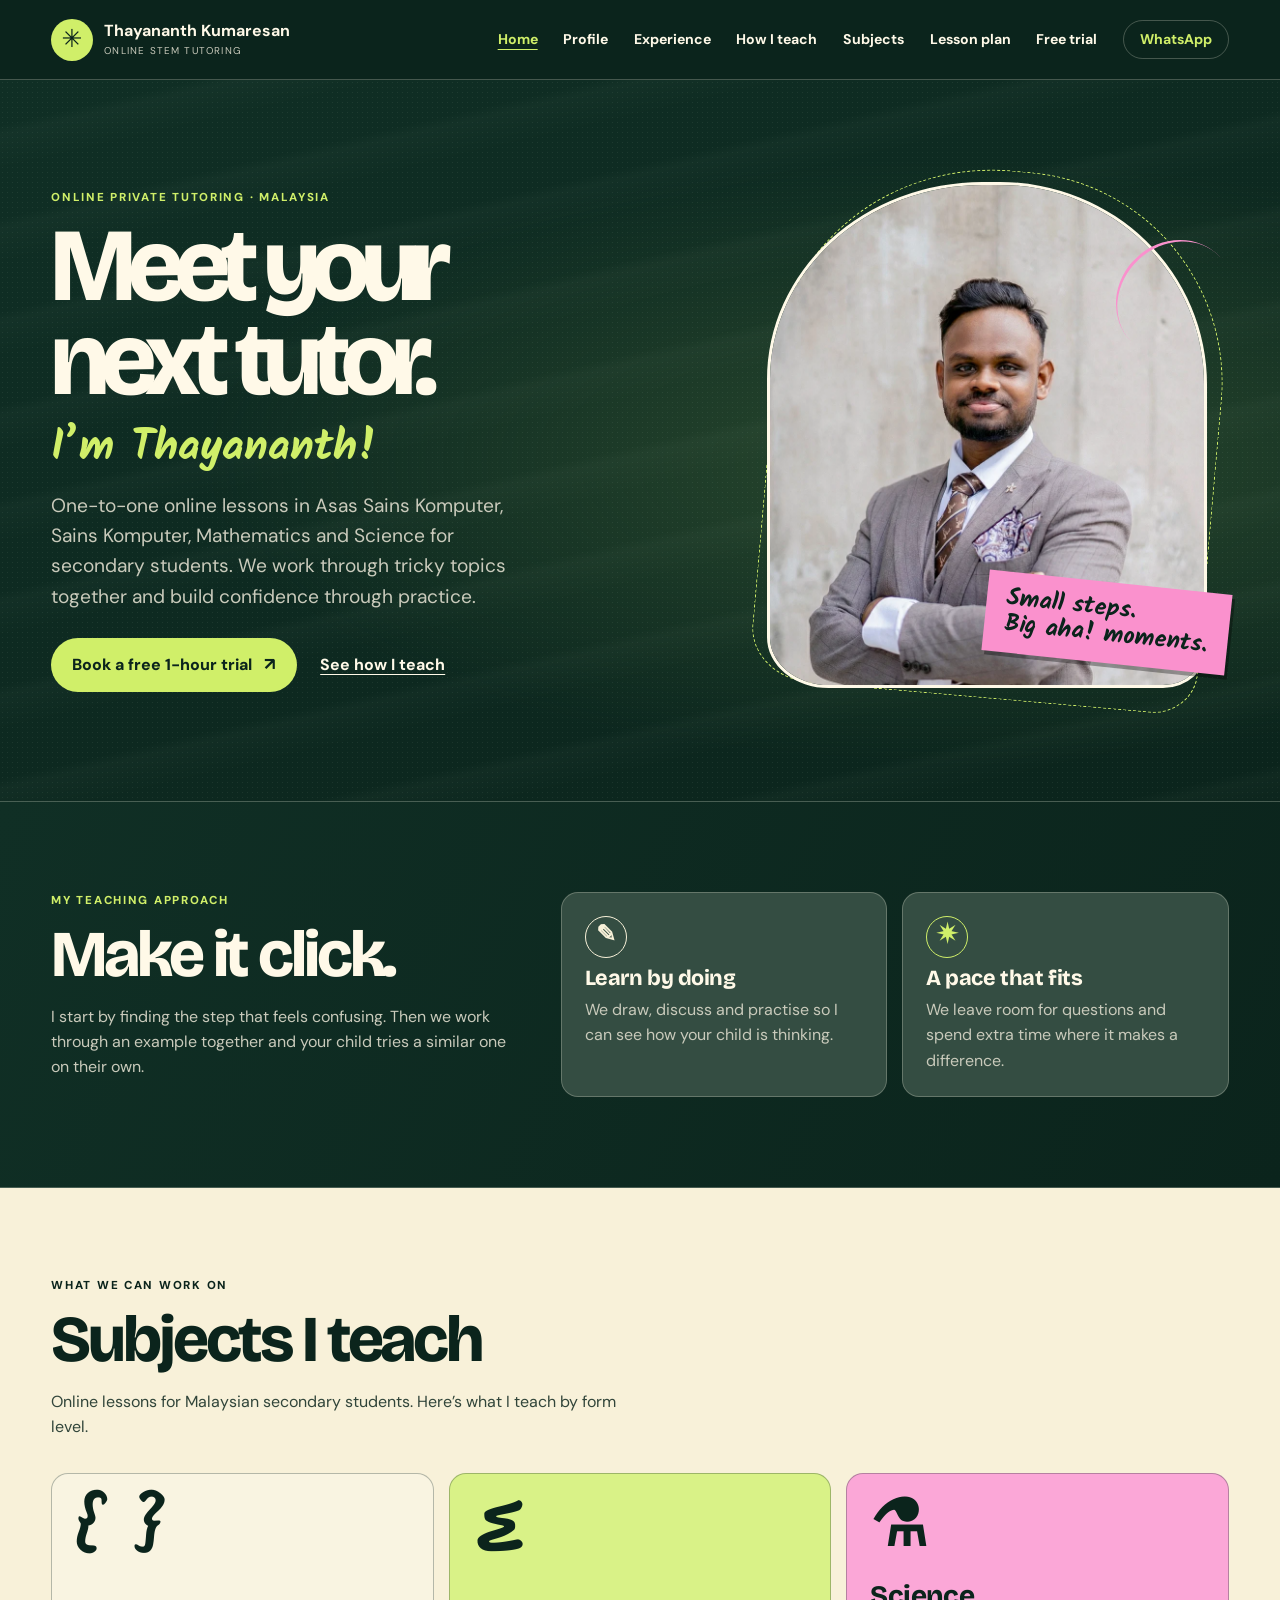
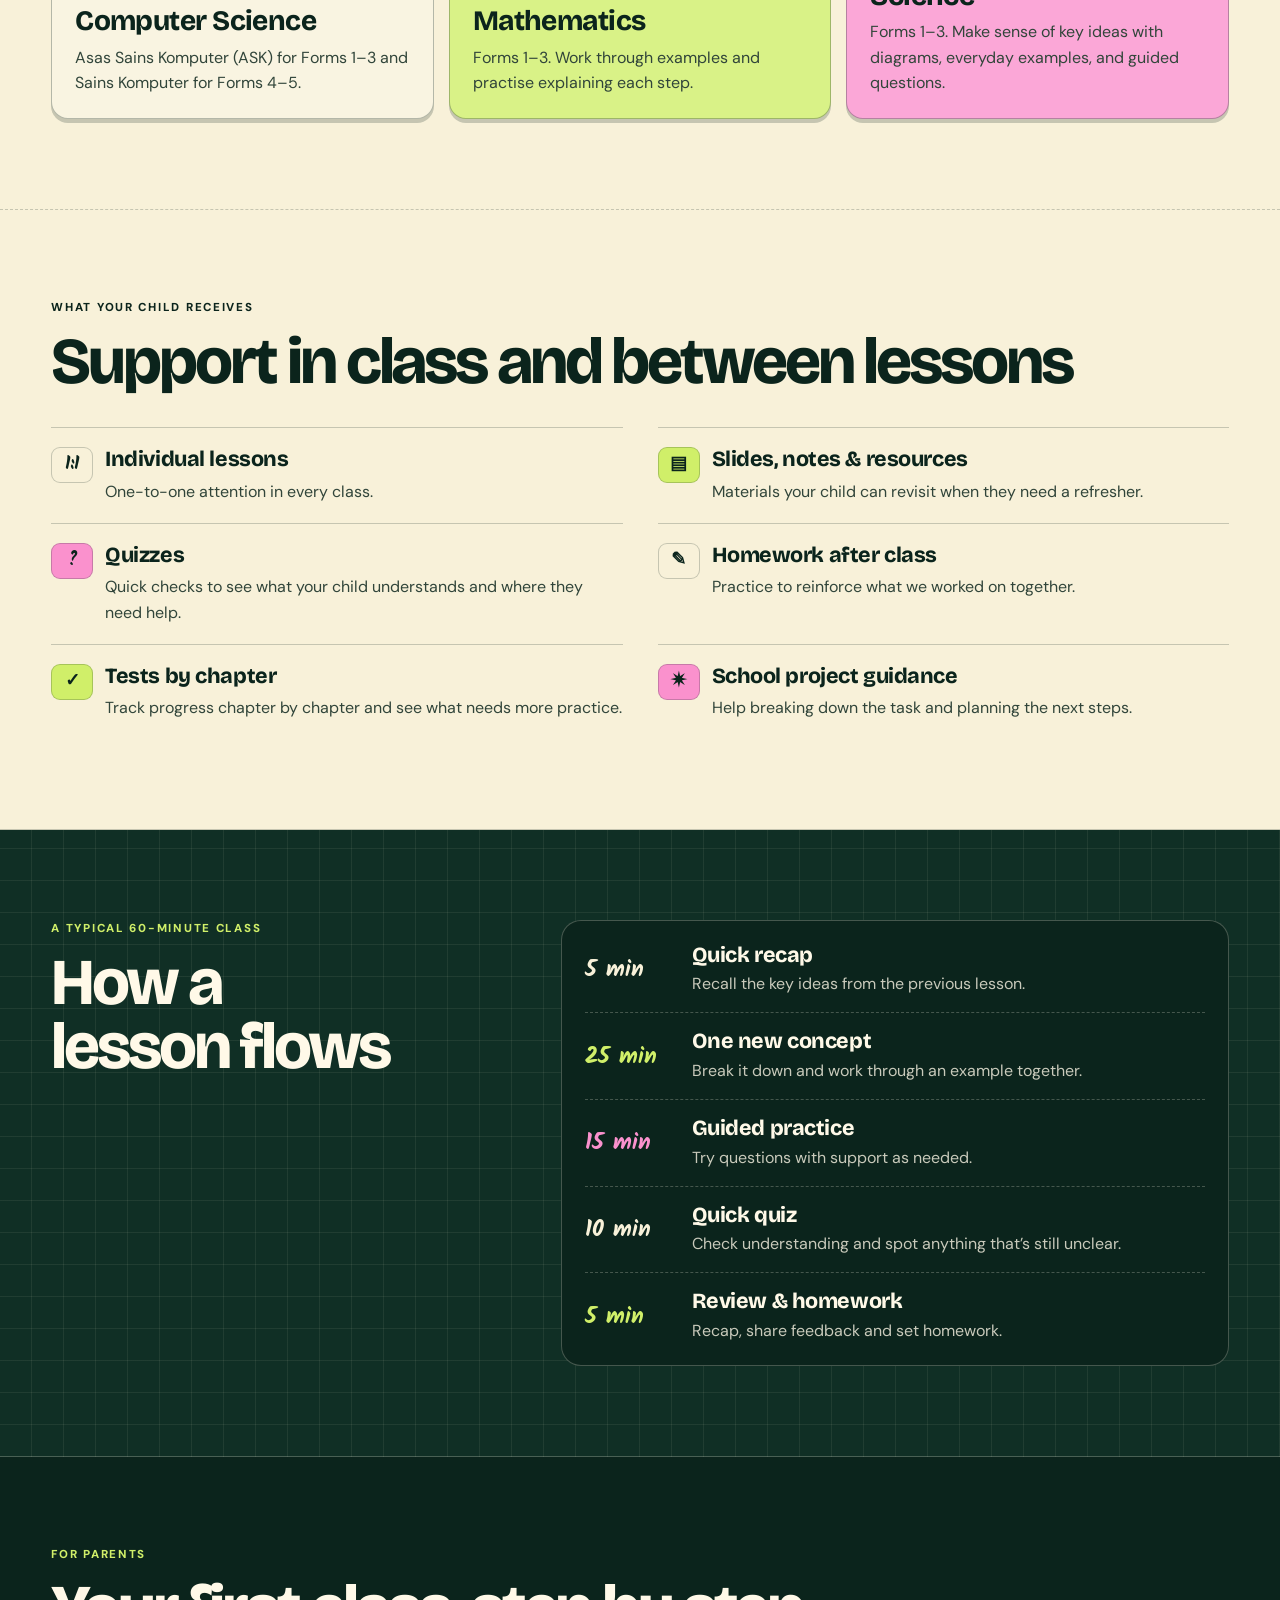
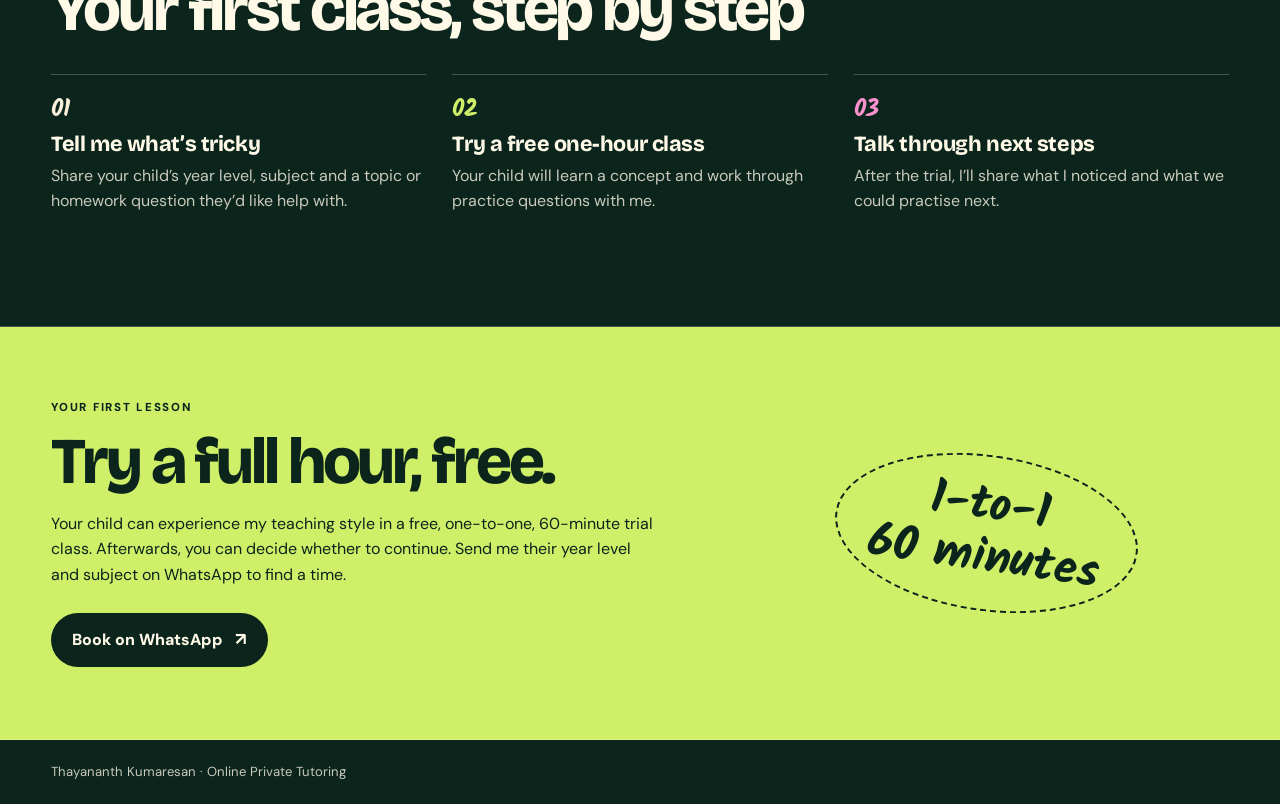
<file: index.html>
<!doctype html>
<html lang="en"><head><meta charset="utf-8"><meta name="viewport" content="width=device-width, initial-scale=1"><meta name="theme-color" content="#102f25"><title>Thayananth Kumaresan · Online STEM Tutor</title><link rel="stylesheet" href="./assets/style.css?v=4"><script defer src="./assets/render.js?v=3"></script></head><body><div id="site"></div><noscript>This portfolio requires JavaScript.</noscript></body></html>
</file>
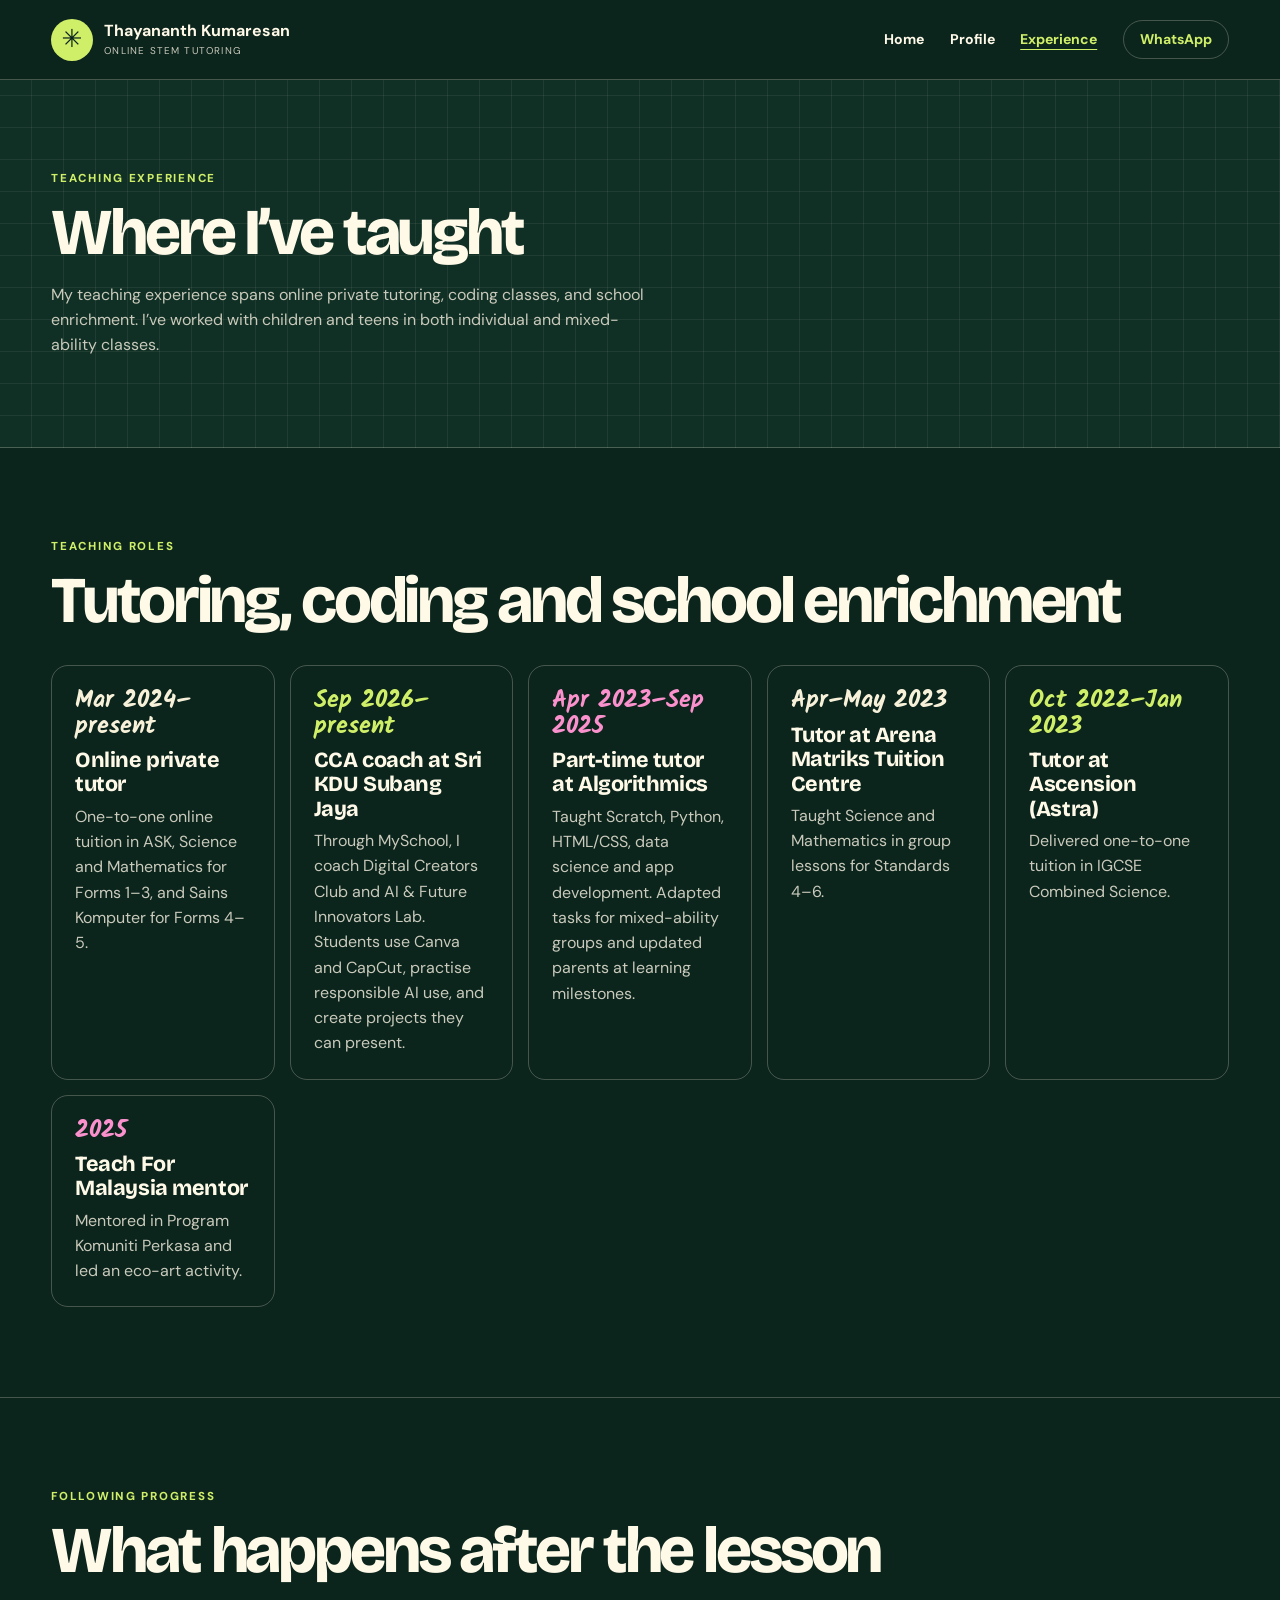
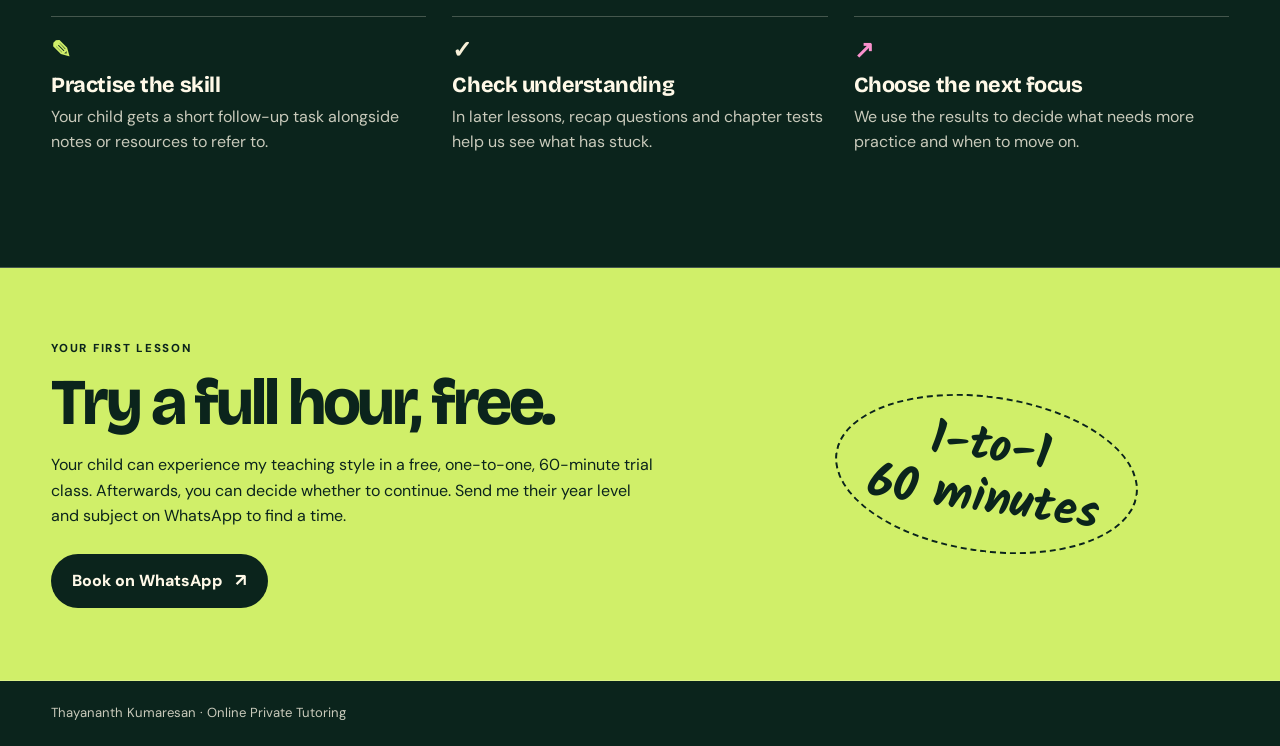
<file: experience.html>
<!doctype html>
<html lang="en"><head><meta charset="utf-8"><meta name="viewport" content="width=device-width, initial-scale=1"><meta name="theme-color" content="#102f25"><title>Teaching Experience · Thayananth Kumaresan</title><link rel="stylesheet" href="./assets/style.css?v=4"><script defer src="./assets/render.js?v=3"></script></head><body data-page="experience"><div id="site"></div><noscript>This portfolio requires JavaScript.</noscript></body></html>
</file>
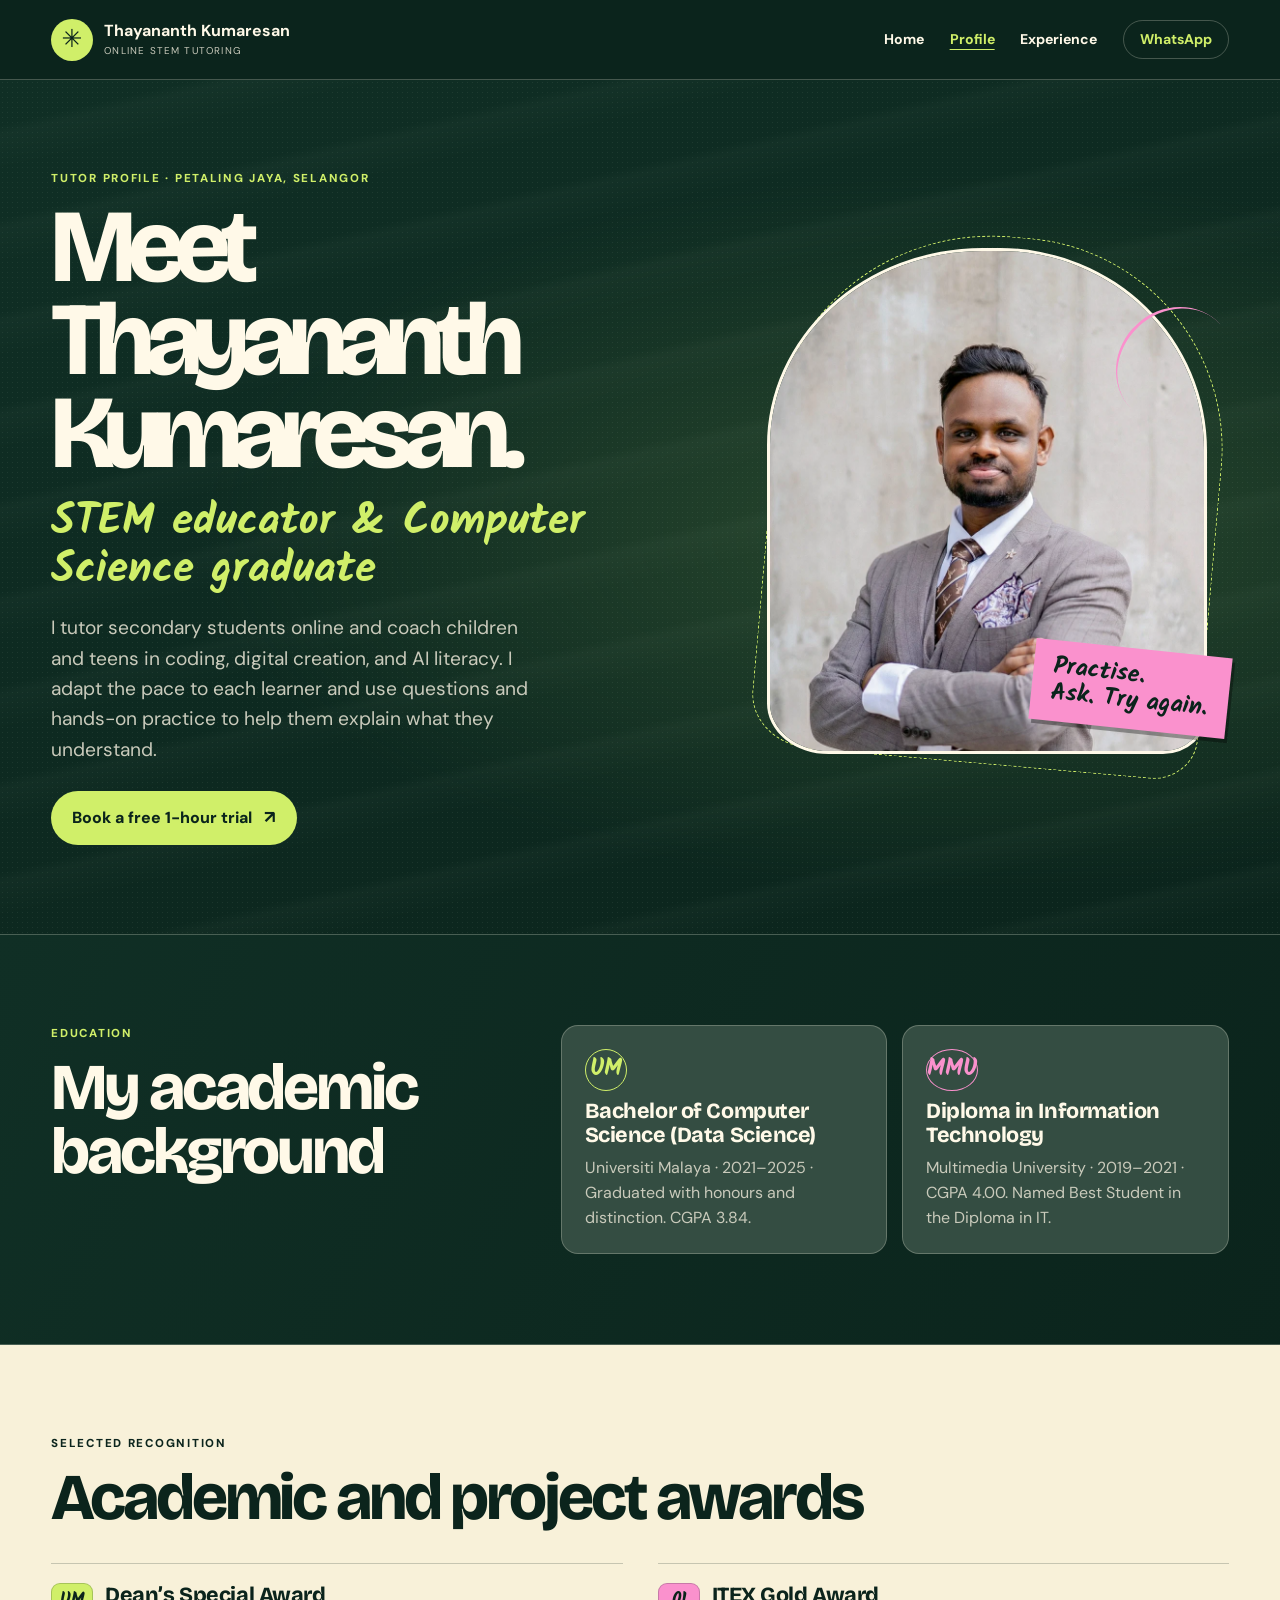
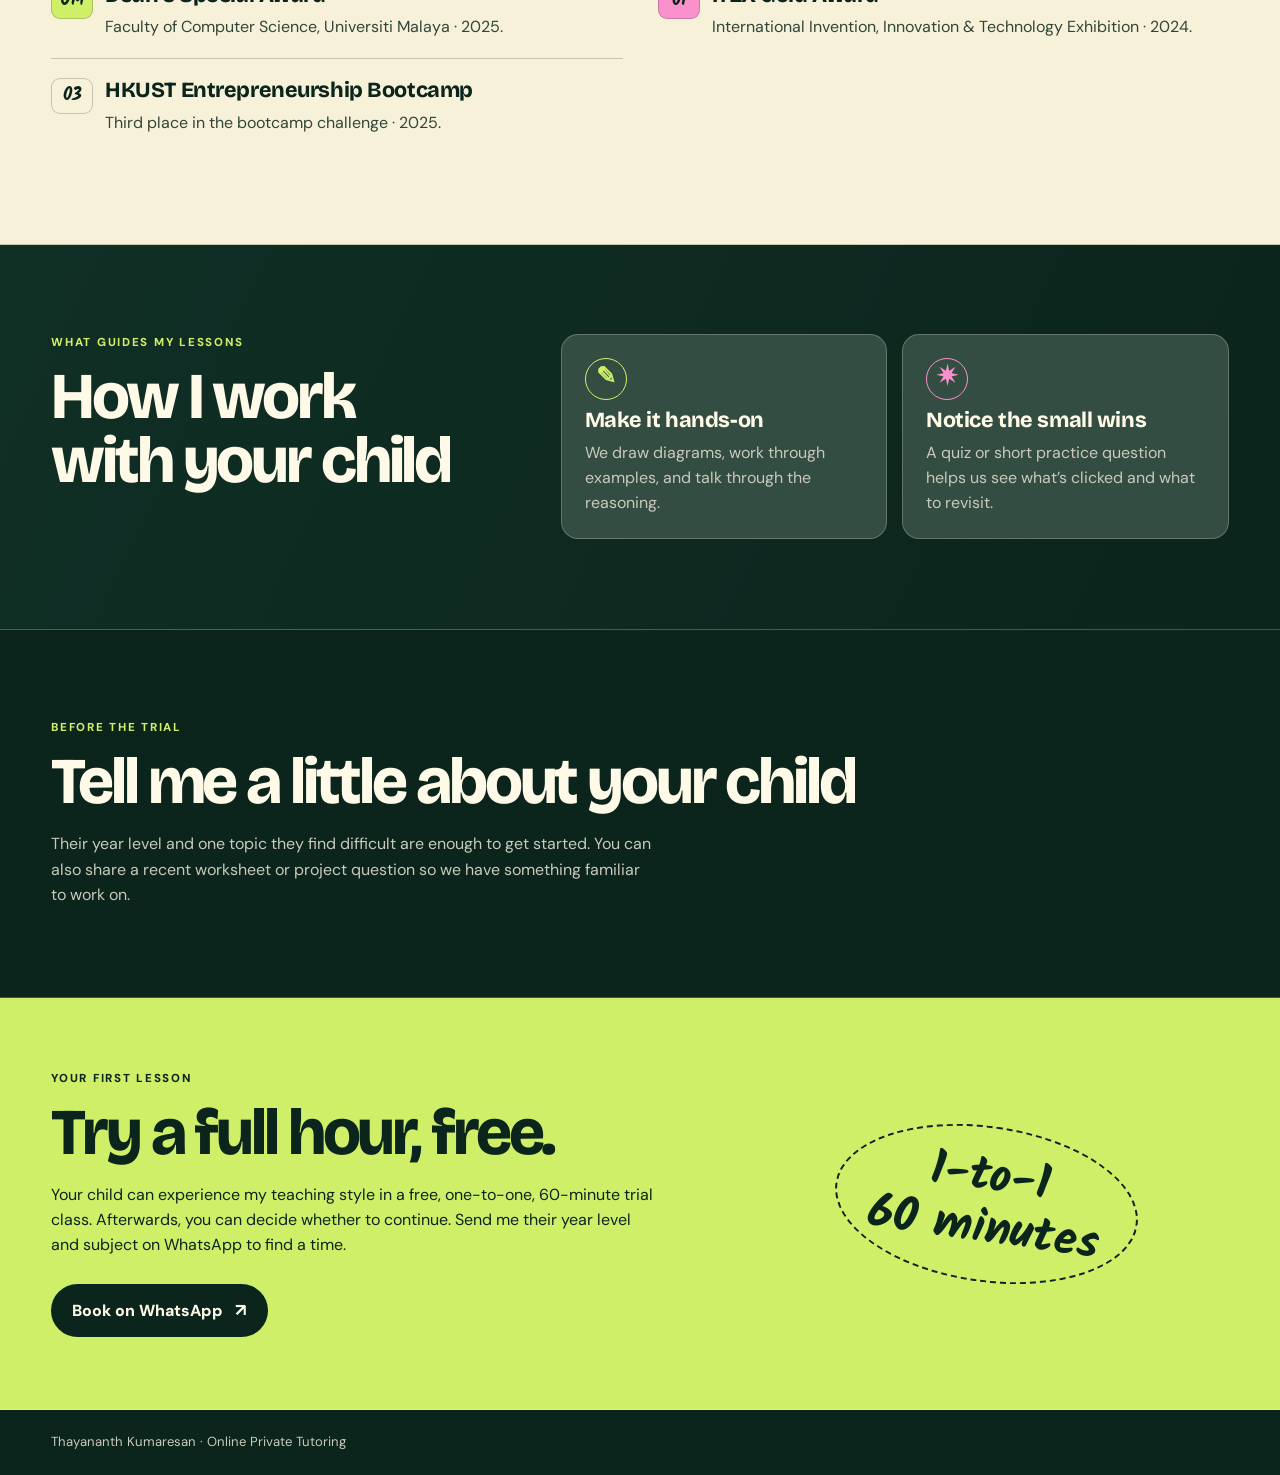
<file: profile.html>
<!doctype html>
<html lang="en"><head><meta charset="utf-8"><meta name="viewport" content="width=device-width, initial-scale=1"><meta name="theme-color" content="#102f25"><title>Tutor Profile · Thayananth Kumaresan</title><link rel="stylesheet" href="./assets/style.css?v=4"><script defer src="./assets/render.js?v=3"></script></head><body data-page="profile"><div id="site"></div><noscript>This portfolio requires JavaScript.</noscript></body></html>
</file>
<file: assets/style.css>
@import url('https://fonts.googleapis.com/css2?family=Archivo+Black&family=Bricolage+Grotesque:opsz,wght@12..96,400..800&family=DM+Sans:wght@400;500;600;700;800&family=Kalam:wght@400;700&display=swap');

:root {
  --board: #102f25;
  --deep: #0b241c;
  --ink: #fff9e8;
  --lime: #d0ef69;
  --pink: #fa91cd;
  --paper: #f8f1d9;
  --display: "Bricolage Grotesque";
  --hand: Kalam;
  --body: "DM Sans";
  --line: color-mix(in srgb, var(--ink) 24%, transparent);
  --muted: color-mix(in srgb, var(--ink) 78%, var(--deep));
  --edge: clamp(18px, 4vw, 58px);
  color-scheme: dark;
}
* { box-sizing: border-box; }
html { scroll-behavior: smooth; }
body {
  margin: 0;
  background: var(--deep);
  color: var(--ink);
  font: 1rem/1.58 var(--body), system-ui, sans-serif;
  overflow-wrap: anywhere;
}
a { color: inherit; text-decoration: none; }
a:focus-visible { outline: 2px dashed currentColor; outline-offset: 5px; }
p, h1, h2, h3, figure { margin: 0; }
#site { min-height: 100vh; }
.header, .section, .footer {
  max-width: 1290px;
  margin-inline: auto;
  padding-inline: var(--edge);
}
.header {
  display: flex;
  align-items: center;
  justify-content: space-between;
  gap: 18px 30px;
  min-height: 80px;
  border-bottom: 1px solid var(--line);
}
.brand { display: inline-flex; align-items: center; gap: 11px; line-height: 1.16; }
.brand-mark {
  display: grid;
  place-items: center;
  width: 42px;
  aspect-ratio: 1;
  border-radius: 50%;
  color: var(--deep);
  background: var(--lime);
  font-size: 1.55rem;
}
.brand b, .brand small { display: block; }
.brand small { margin-top: 4px; color: var(--muted); font-size: .62rem; letter-spacing: .12em; }
nav { display: flex; flex-wrap: wrap; align-items: center; gap: 9px clamp(12px, 2vw, 29px); }
nav a { padding-block: 5px; font-size: .88rem; font-weight: 700; }
nav a:hover, .secondary:hover { color: var(--lime); }
.nav-contact {
  padding: 7px 16px;
  border: 1px solid var(--line);
  border-radius: 99px;
  color: var(--lime);
}
.section {
  position: relative;
  padding-block: clamp(47px, 7vw, 100px);
  border-bottom: 1px solid var(--line);
}
.eyebrow {
  margin-bottom: .8rem;
  color: var(--lime);
  font-size: .72rem;
  font-weight: 800;
  letter-spacing: .15em;
}
.section h1, .section h2 {
  font: 750 clamp(2.15rem, 5.1vw, 4.65rem)/.98 var(--display), system-ui, sans-serif;
  letter-spacing: -.048em;
  white-space: pre-line;
  text-wrap: balance;
}
.body { max-width: 55ch; margin-top: 17px; color: var(--muted); white-space: pre-line; }
.hero, .cta { display: grid; grid-template-columns: 1.12fr .88fr; align-items: center; gap: clamp(25px, 6vw, 90px); }
.hero:has(> :only-child), .cta:has(> :only-child) { grid-template-columns: 1fr; }
.hero {
  min-height: min(690px, 81vh);
  isolation: isolate;
  background:
    radial-gradient(ellipse at 75% 53%, color-mix(in srgb, var(--lime) 13%, var(--board)), transparent 56%),
    linear-gradient(155deg, var(--board), var(--deep));
}
.hero::before {
  content: "";
  position: absolute;
  inset: 0;
  z-index: -1;
  pointer-events: none;
  opacity: .22;
  background:
    repeating-linear-gradient(167deg, transparent 0 43px, #d6e8ce20 54px, transparent 91px),
    radial-gradient(circle at center, #c7dbc660 .65px, transparent 1px) 0 0 / 5px 5px;
}
.hero h1, .hero h2 { font-size: clamp(3.45rem, 8.1vw, 7.6rem); line-height: .9; letter-spacing: -.08em; }
.highlight {
  margin-top: 18px;
  color: var(--lime);
  font: 700 clamp(1.7rem, 3.35vw, 3.45rem)/1.14 var(--hand), cursive;
  white-space: pre-line;
}
.hero .body { max-width: 38ch; font-size: clamp(1rem, 1.55vw, 1.2rem); }
.actions { display: flex; align-items: center; flex-wrap: wrap; gap: 14px 23px; margin-top: 26px; }
.button {
  display: inline-flex;
  align-items: center;
  gap: 12px;
  padding: 12px 20px;
  border: 1px solid transparent;
  border-radius: 99px;
  background: var(--lime);
  color: var(--deep);
  font-weight: 800;
  transition: transform .2s ease;
}
.button::after { content: '↗' / ''; font-size: 1.1em; }
.button:hover { transform: translateY(-3px); }
.secondary { font-weight: 700; text-decoration: underline; text-underline-offset: .28em; }

.portrait { position: relative; width: min(100%, 440px); margin: 12px auto 24px; isolation: isolate; }
.portrait::before {
  content: "";
  position: absolute;
  inset: -12px -11px -10px 3px;
  z-index: -1;
  border: 1px dashed var(--lime);
  border-radius: 49% 47% 10% 14% / 39% 40% 8% 10%;
  transform: rotate(5deg);
}
.portrait::after {
  content: "";
  position: absolute;
  top: 12%;
  right: -7%;
  width: 28%;
  height: 22%;
  border-top: 3px solid var(--pink);
  border-radius: 50%;
  transform: rotate(-43deg);
}
.portrait img {
  display: block;
  width: 100%;
  aspect-ratio: 1 / 1.15;
  object-fit: cover;
  border: 3px solid var(--ink);
  border-radius: 49% 47% 10% 14% / 39% 40% 8% 10%;
  background: var(--board);
}
.note {
  width: fit-content;
  max-width: 100%;
  padding: 14px 20px;
  background: var(--pink);
  color: var(--deep);
  font: 700 clamp(1.05rem, 2.1vw, 1.5rem)/1.1 var(--hand), cursive;
  white-space: pre-line;
}
.portrait .note { position: absolute; right: -5%; bottom: 5%; transform: rotate(6deg); box-shadow: 3px 4px 0 #0005; }

.cards-grid {
  display: grid;
  grid-template-columns: repeat(auto-fit, minmax(min(100%, 220px), 1fr));
  gap: 15px;
  margin: 33px 0 0;
  padding: 0;
  list-style: none;
}
.paper { padding: 23px; border: 1px solid var(--line); border-radius: 17px; }
.paper h3, .paper h2 {
  margin-top: 8px;
  font: 750 1.35rem/1.13 var(--display), system-ui, sans-serif;
  letter-spacing: -.02em;
}
.paper p { margin-top: 7px; color: var(--muted); white-space: pre-line; }
.symbol { color: var(--card, var(--lime)); font: 700 1.48rem/1 var(--hand), cursive; }

.features { background: linear-gradient(115deg, var(--board), var(--deep)); }
.features .paper { background: color-mix(in srgb, var(--board) 85%, var(--ink)); }
.features .symbol { display: inline-grid; min-width: 42px; min-height: 42px; place-items: center; border: 1px solid currentColor; border-radius: 50%; }
.tiles, .checklist {
  background: var(--paper);
  color: var(--deep);
  --line: color-mix(in srgb, var(--deep) 21%, transparent);
  --muted: color-mix(in srgb, var(--deep) 84%, var(--paper));
}
.tiles .eyebrow, .checklist .eyebrow { color: var(--deep); }
.tiles { border-bottom-style: dashed; }
.tiles .paper {
  min-height: 220px;
  display: flex;
  flex-direction: column;
  background: color-mix(in srgb, var(--card, var(--lime)) 80%, white);
  border-color: color-mix(in srgb, var(--deep) 29%, transparent);
  box-shadow: 0 4px 0 var(--line);
}
.tiles .symbol { color: var(--deep); font-size: clamp(2.4rem, 5vw, 4.45rem); margin-bottom: auto; }
.tiles .paper h3 { font-size: clamp(1.45rem, 2.2vw, 1.95rem); margin-top: 20px; }

.checklist .cards-grid { grid-template-columns: repeat(2, minmax(0, 1fr)); column-gap: 35px; row-gap: 0; }
.checklist .paper {
  display: grid;
  grid-template-columns: 42px 1fr;
  column-gap: 12px;
  align-content: start;
  border: 0;
  border-top: 1px solid var(--line);
  border-radius: 0;
  padding: 19px 0;
}
.checklist .symbol {
  grid-row: span 2;
  display: grid;
  place-items: center;
  height: 36px;
  border: 1px solid var(--line);
  border-radius: 9px;
  color: var(--deep);
  background: var(--card, var(--lime));
  font-size: 1.12rem;
}
.checklist .paper h3, .timeline .paper h3 { margin-top: 0; }
.checklist .paper p, .timeline .paper p { grid-column: 2; }

.timeline {
  background:
    repeating-linear-gradient(0deg, transparent 0 31px, #f8f1d912 31px 32px),
    repeating-linear-gradient(90deg, transparent 0 31px, #f8f1d912 31px 32px),
    var(--board);
}
.timeline .cards-grid {
  display: block;
  padding: 6px 23px;
  border: 1px solid var(--line);
  border-radius: 20px;
  background: var(--deep);
}
.timeline .paper {
  display: grid;
  grid-template-columns: minmax(64px, 94px) 1fr;
  column-gap: 13px;
  border: 0;
  border-radius: 0;
  padding: 16px 0;
}
.timeline .paper + .paper { border-top: 1px dashed var(--line); }
.timeline .symbol { grid-row: span 2; align-self: center; font-size: clamp(1.05rem, 2vw, 1.45rem); }
.timeline .paper p { margin-top: 4px; }
.steps .paper { padding-inline: 0; border: 0; border-top: 1px solid var(--line); border-radius: 0; }
.steps .cards-grid { column-gap: 26px; }

.cta {
  padding-block: clamp(42px, 6vw, 72px);
  background: var(--lime);
  color: var(--deep);
  --muted: var(--deep);
}
.cta .eyebrow { color: inherit; }
.cta .button { background: var(--deep); color: var(--ink); }
.cta .secondary:hover { color: var(--deep); }
.cta > .note {
  justify-self: center;
  padding: 24px 34px;
  border: 2px dashed var(--deep);
  border-radius: 50%;
  text-align: center;
  background: transparent;
  transform: rotate(8deg);
  font-size: clamp(1.5rem, 3.7vw, 3.35rem);
}
.cta .paper p { color: var(--deep); }
.cta .paper .symbol { color: var(--deep); }
.footer { padding-block: 22px; color: var(--muted); font-size: .82rem; }

@media (min-width: 880px) {
  .features, .timeline { display: grid; grid-template-columns: .82fr 1.18fr; align-items: start; gap: 45px; }
  .features .cards-grid, .timeline .cards-grid { margin-top: 0; }
  .features .cards-grid { grid-template-columns: repeat(auto-fit, minmax(min(100%, 175px), 1fr)); }
}
@media (max-width: 720px) {
  .header { flex-direction: column; align-items: flex-start; padding-block: 14px; gap: 9px; }
  .hero, .cta { grid-template-columns: 1fr; min-height: auto; }
  .hero h1, .hero h2 { font-size: clamp(2.7rem, 12vw, 5.4rem); }
  .portrait { width: min(84%, 360px); }
  .cta > .note { justify-self: start; }
}
@media (max-width: 480px) {
  .checklist .cards-grid { grid-template-columns: 1fr; }
  .timeline .cards-grid { padding-inline: 13px; }
  .tiles .paper { min-height: 155px; }
}
@media (prefers-reduced-motion: reduce) {
  html { scroll-behavior: auto; }
  * { transition: none !important; }
}

.checklist .paper :is(h2, h3), .timeline .paper :is(h2, h3) { grid-column: 2; margin-top: 0; }
.checklist .symbol, .timeline .symbol { grid-column: 1; grid-row: 1 / span 2; }
.checklist .paper:not(:has(.symbol)), .timeline .paper:not(:has(.symbol)) { grid-template-columns: 1fr; }
.checklist .paper:not(:has(.symbol)) > *, .timeline .paper:not(:has(.symbol)) > * { grid-column: 1; }

nav [aria-current="page"] { color: var(--lime); text-decoration: underline; text-underline-offset: .32em; }
@media (min-width: 721px) {
  .header nav { justify-content: flex-end; }
  .header .brand { flex: 0 0 auto; }
}
body[data-page="experience"] main > .section:first-child {
  background:
    repeating-linear-gradient(0deg, transparent 0 31px, #f8f1d912 31px 32px),
    repeating-linear-gradient(90deg, transparent 0 31px, #f8f1d912 31px 32px),
    var(--board);
}
body[data-page="experience"] main > .section:first-child .copy { max-width: 760px; }
</file>
